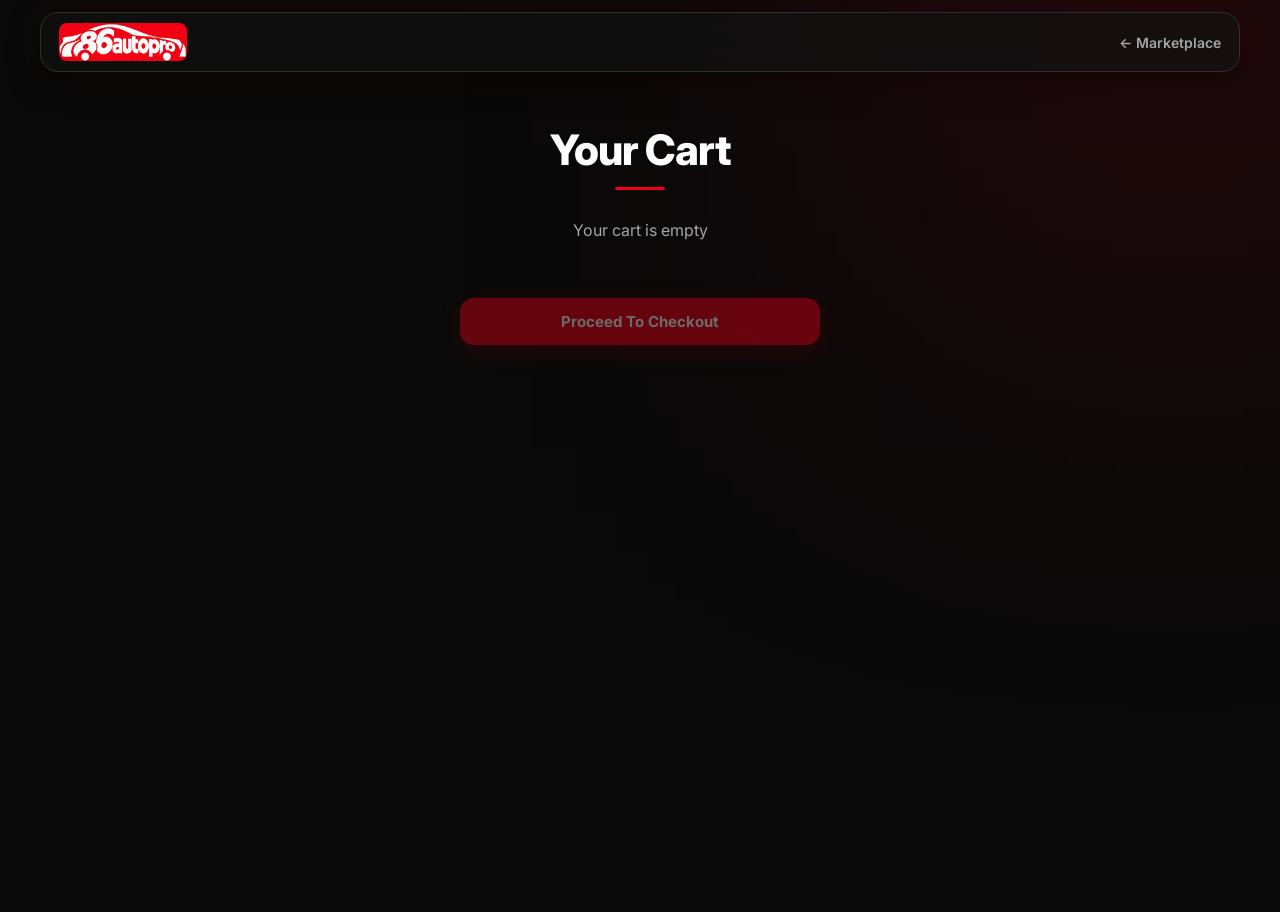
<file: cart.html>
<!DOCTYPE html>
<html lang="en">
<head>
<meta charset="UTF-8">
<title>86AutoPro Cart</title>
<meta name="viewport" content="width=device-width, initial-scale=1.0">
<meta name="theme-color" content="#090909">
<link href="https://fonts.googleapis.com/css2?family=Inter:wght@400;500;600;700;800;900&display=swap" rel="stylesheet">
<link rel="stylesheet" href="brand.css">
<style>
.cart-card{display:flex;gap:18px;align-items:center;padding:14px}
.cart-card img{width:90px;height:160px;object-fit:cover;border-radius:14px}
.cart-card h2{font-size:18px;margin-bottom:6px}
.rm{margin-top:12px;padding:10px 16px;border:1px solid var(--bd);border-radius:12px;background:transparent;color:#fff;font-weight:600;cursor:pointer;transition:.2s}.rm:hover{border-color:var(--red);color:var(--red)}
.total{text-align:center;font-size:26px;font-weight:800;margin:28px 0}
</style>
</head>
<body>
<nav class="nav">
  <a href="index.html" class="logo-crop"><img src="logo.PNG" alt="86AutoPro"></a>
  <div class="nav-links"><a href="index.html">← Marketplace</a></div>
</nav>
<div class="wrap" style="max-width:800px">
  <h1 class="title">Your Cart</h1>
  <div id="cartItems" style="display:grid;gap:16px;margin-top:30px"></div>
  <div class="total" id="cartTotal"></div>
  <button class="btn" id="checkoutButton" onclick="goCheckout()" style="display:block;width:100%;max-width:360px;margin:auto">Proceed To Checkout</button>
</div>

<script>
const cart = JSON.parse(localStorage.getItem("cart")) || [];
const container = document.getElementById("cartItems");
const totalElement = document.getElementById("cartTotal");
const checkoutButton = document.getElementById("checkoutButton");

function parsePrice(value){ return Number(String(value ?? "").replace(/[₹,\s]/g, "")); }

function removeFromCart(id){
  let updatedCart = JSON.parse(localStorage.getItem("cart")) || [];
  updatedCart = updatedCart.filter(car => car.id != id);
  localStorage.setItem("cart", JSON.stringify(updatedCart));
  location.reload();
}

if(cart.length === 0){
  container.innerHTML = '<p class="sub">Your cart is empty</p>';
  checkoutButton.disabled = true;
}else{
  let total = 0, validPrices = true;
  cart.forEach(car => {
    const price = parsePrice(car.price);
    if(!Number.isFinite(price) || price < 0){ validPrices = false; } else { total += price; }

    const card = document.createElement("div");
    card.className = "card cart-card";
    const img = document.createElement("img");
    img.src = car.image || ""; img.alt = car.name || "Car";
    const info = document.createElement("div");
    const title = document.createElement("h2");
    title.textContent = car.name || "Unnamed car";
    const pe = document.createElement("div");
    pe.className = "price"; pe.style.marginBottom = "0";
    pe.textContent = Number.isFinite(price) ? "₹" + price.toLocaleString("en-IN") : "Invalid price";
    const rb = document.createElement("button");
    rb.className = "rm"; rb.textContent = "🗑 Remove";
    rb.onclick = () => removeFromCart(car.id);
    info.append(title, pe, rb);
    card.append(img, info);
    container.appendChild(card);
  });
  if(validPrices){
    totalElement.innerHTML = 'Total: <span style="color:var(--red)">₹' + total.toLocaleString("en-IN") + '</span>';
  }else{
    totalElement.textContent = "Please check the price of your car.";
    checkoutButton.disabled = true;
  }
}

function goCheckout(){
  const currentCart = JSON.parse(localStorage.getItem("cart")) || [];
  if(currentCart.length === 0) return;
  const names = currentCart.map(car => car.name).join(", ");
  const total = currentCart.reduce((sum, car) => {
    const price = parsePrice(car.price);
    if(!Number.isFinite(price) || price < 0) throw new Error("Invalid car price");
    return sum + price;
  }, 0);
  const owner = currentCart[0]?.owner || "r3y";
  const params = new URLSearchParams({ cars: names, total: String(total), owner: owner });
  window.location.href = "order.html?" + params.toString();
}
</script>
</body>
</html>
</file>
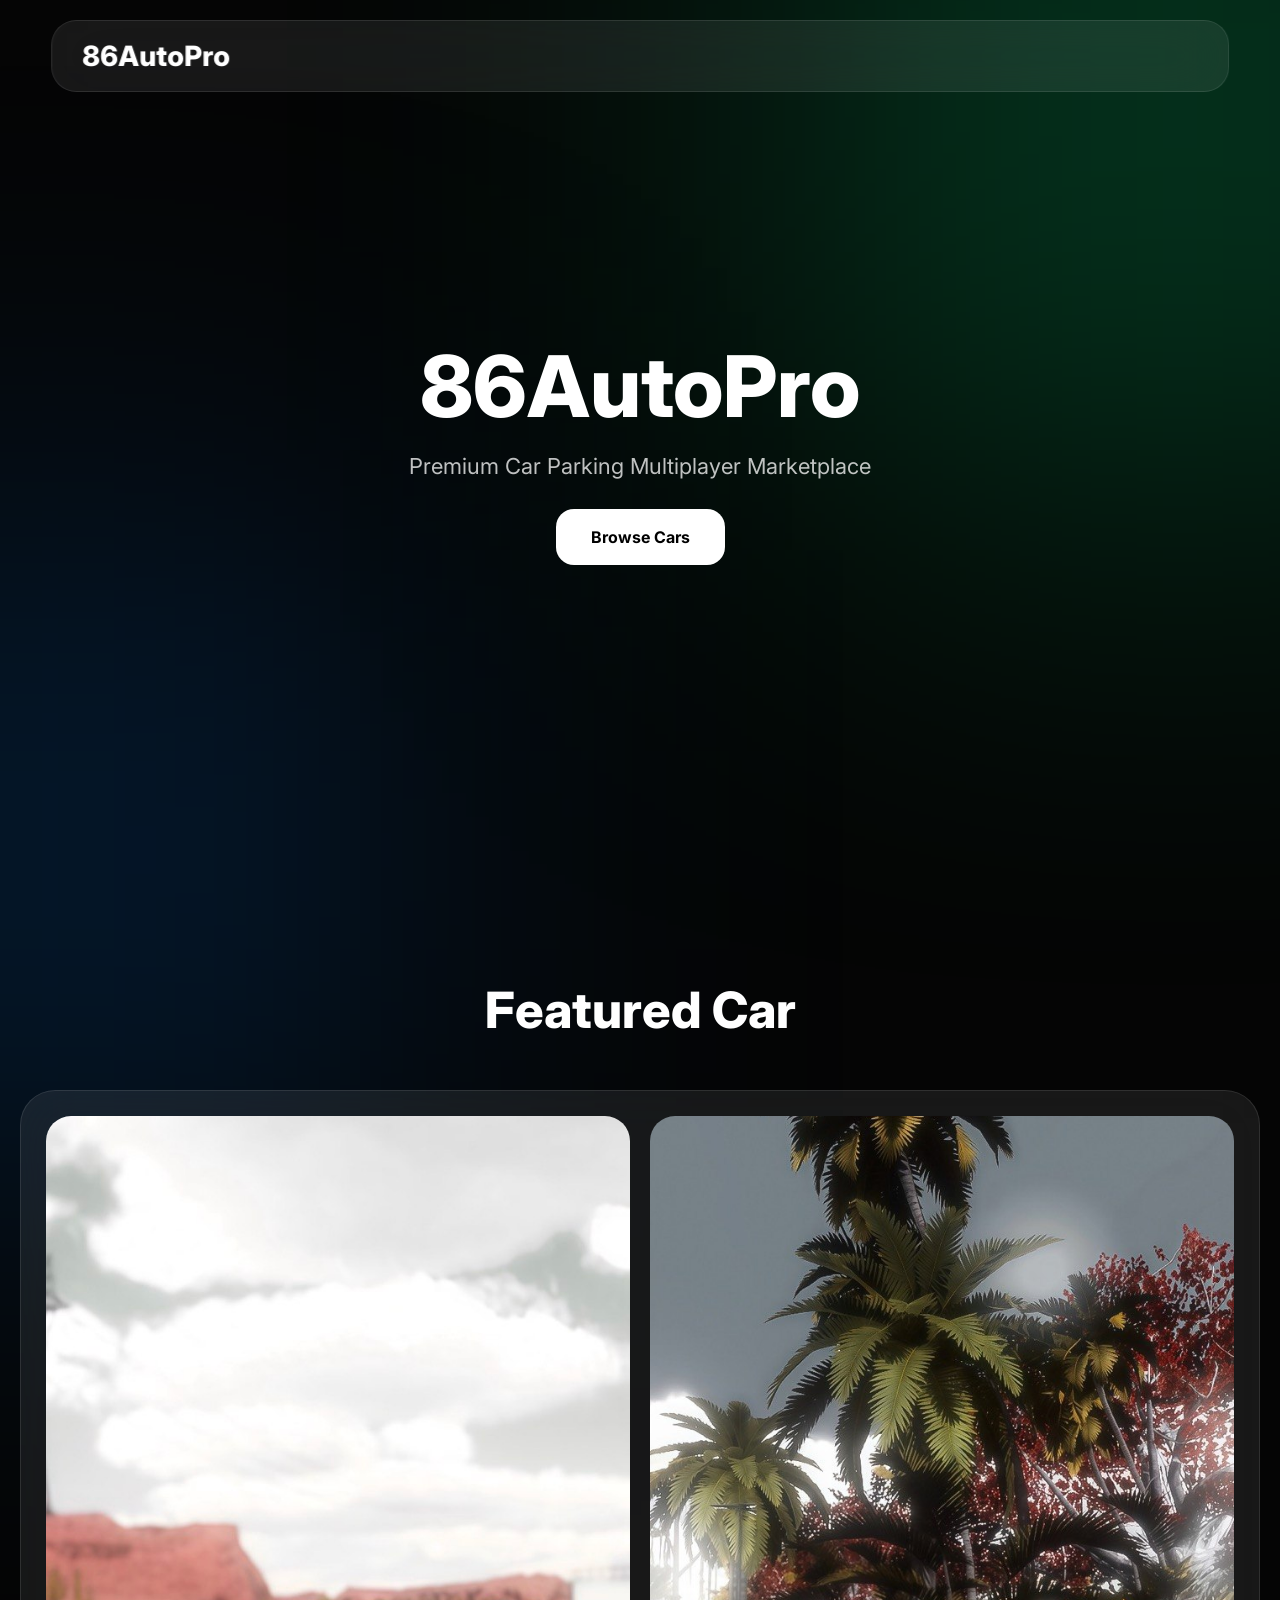
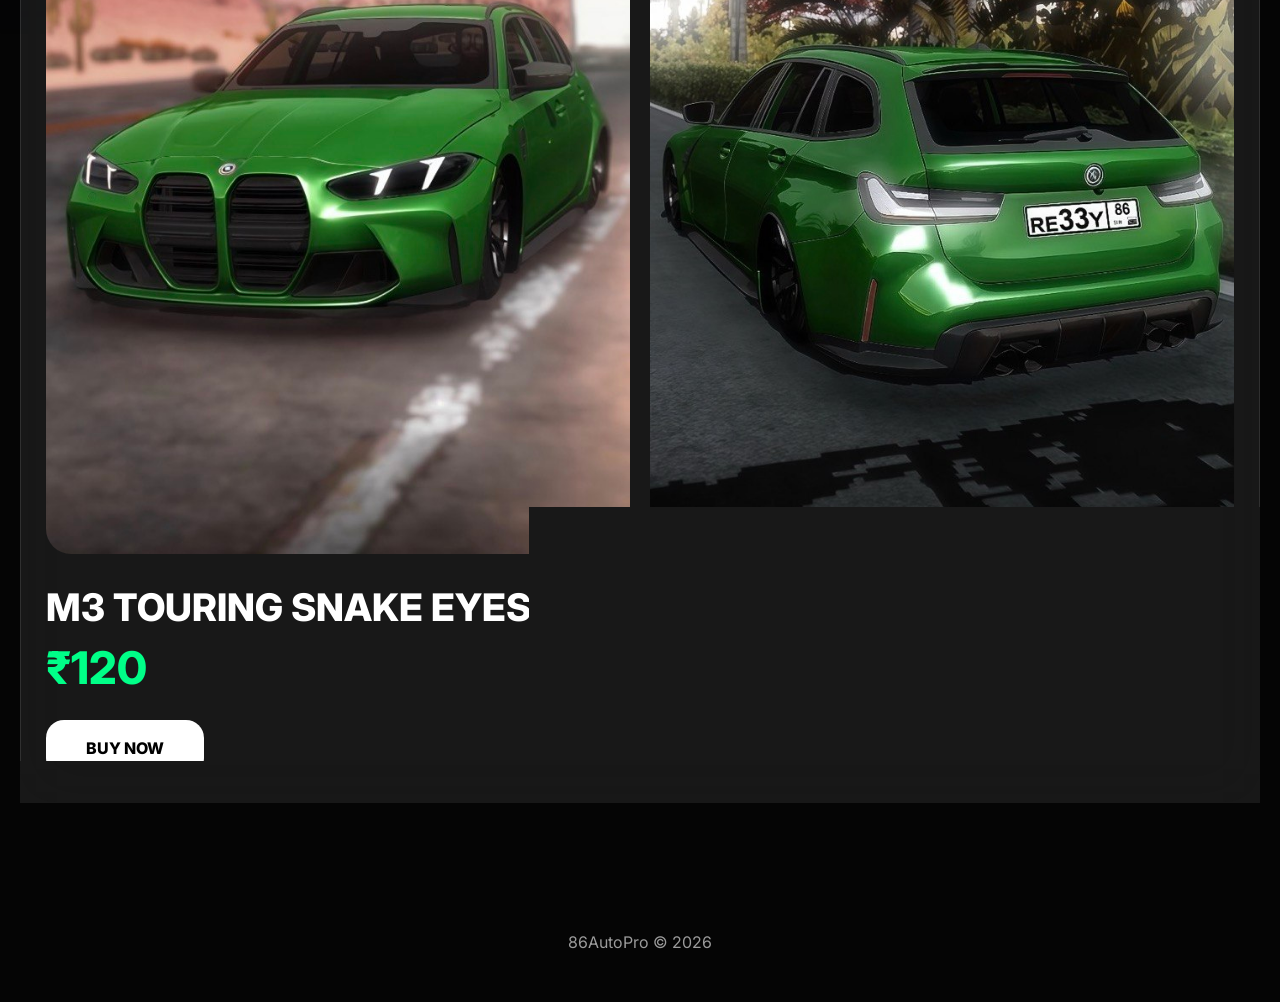
<file: index.html.html>
<!DOCTYPE html>
<html lang="en">
<head>
<meta charset="UTF-8">
<meta name="viewport" content="width=device-width, initial-scale=1.0">
<title>86AutoPro</title>

<link href="https://fonts.googleapis.com/css2?family=Inter:wght@300;400;500;600;700;800&display=swap" rel="stylesheet">

<style>

*{
margin:0;
padding:0;
box-sizing:border-box;
font-family:'Inter',sans-serif;
}

html{
scroll-behavior:smooth;
}

body{
background:#050505;
color:white;
overflow-x:hidden;
min-height:100vh;
}

body::before{
content:'';
position:fixed;
width:700px;
height:700px;
background:#00ff8840;
filter:blur(220px);
top:-250px;
right:-250px;
z-index:-1;
}

body::after{
content:'';
position:fixed;
width:600px;
height:600px;
background:#0071e340;
filter:blur(200px);
bottom:-250px;
left:-250px;
z-index:-1;
}

.navbar{
position:fixed;
top:20px;
left:50%;
transform:translateX(-50%);
width:92%;
max-width:1300px;
padding:18px 30px;
background:rgba(255,255,255,.08);
backdrop-filter:blur(30px);
border:1px solid rgba(255,255,255,.1);
border-radius:25px;
display:flex;
justify-content:space-between;
align-items:center;
z-index:1000;
}

.logo{
font-size:28px;
font-weight:800;
}

.hero{
min-height:100vh;
display:flex;
justify-content:center;
align-items:center;
text-align:center;
padding:120px 20px;
}

.hero h1{
font-size:85px;
font-weight:800;
margin-bottom:15px;
}

.hero p{
font-size:22px;
opacity:.75;
margin-bottom:30px;
}

.btn{
display:inline-block;
padding:18px 35px;
background:white;
color:black;
text-decoration:none;
font-weight:700;
border-radius:18px;
transition:.3s;
}

.btn:hover{
transform:translateY(-5px);
}

.section{
max-width:1300px;
margin:auto;
padding:80px 20px;
}

.title{
font-size:50px;
font-weight:800;
text-align:center;
margin-bottom:50px;
}

.car-card{
background:rgba(255,255,255,.08);
backdrop-filter:blur(30px);
border:1px solid rgba(255,255,255,.1);
border-radius:35px;
padding:25px;
}

.gallery{
display:grid;
grid-template-columns:1fr 1fr;
gap:20px;
margin-bottom:30px;
}

.gallery img{
width:100%;
aspect-ratio:9/16;
object-fit:cover;
border-radius:25px;
display:block;
}

.car-name{
font-size:38px;
font-weight:800;
margin-bottom:10px;
}

.price{
font-size:45px;
font-weight:800;
color:#00ff88;
margin-bottom:25px;
}

.buy-btn{
display:inline-block;
padding:18px 40px;
background:white;
color:black;
text-decoration:none;
font-weight:800;
border-radius:18px;
}

.buy-btn:hover{
transform:translateY(-5px);
}

.footer{
padding:50px;
text-align:center;
opacity:.6;
}

@media(max-width:768px){

.hero h1{
font-size:55px;
}

.hero p{
font-size:18px;
}

.gallery{
grid-template-columns:1fr;
}

.gallery img{
aspect-ratio:9/16;
}

.car-name{
font-size:28px;
}

.price{
font-size:35px;
}

}

</style>
</head>
<body>

<nav class="navbar">
<div class="logo">86AutoPro</div>
</nav>

<section class="hero">

<div>

<h1>86AutoPro</h1>

<p>Premium Car Parking Multiplayer Marketplace</p>

<a href="#cars" class="btn">
Browse Cars
</a>

</div>

</section>

<section id="cars" class="section">

<h2 class="title">
Featured Car
</h2>

<div class="car-card">

<div class="gallery">

<img src="m3-front.jpg" alt="BMW Front">

<img src="m3-back.jpg" alt="BMW Rear">

</div>

<h2 class="car-name">
M3 TOURING SNAKE EYES
</h2>

<div class="price">
₹120
</div>

<a
href="https://tally.so/r/Y56RNB"
target="_blank"
class="buy-btn">
BUY NOW
</a>

</div>

</section>

<footer class="footer">
86AutoPro © 2026
</footer>

</body>
</html>
</file>
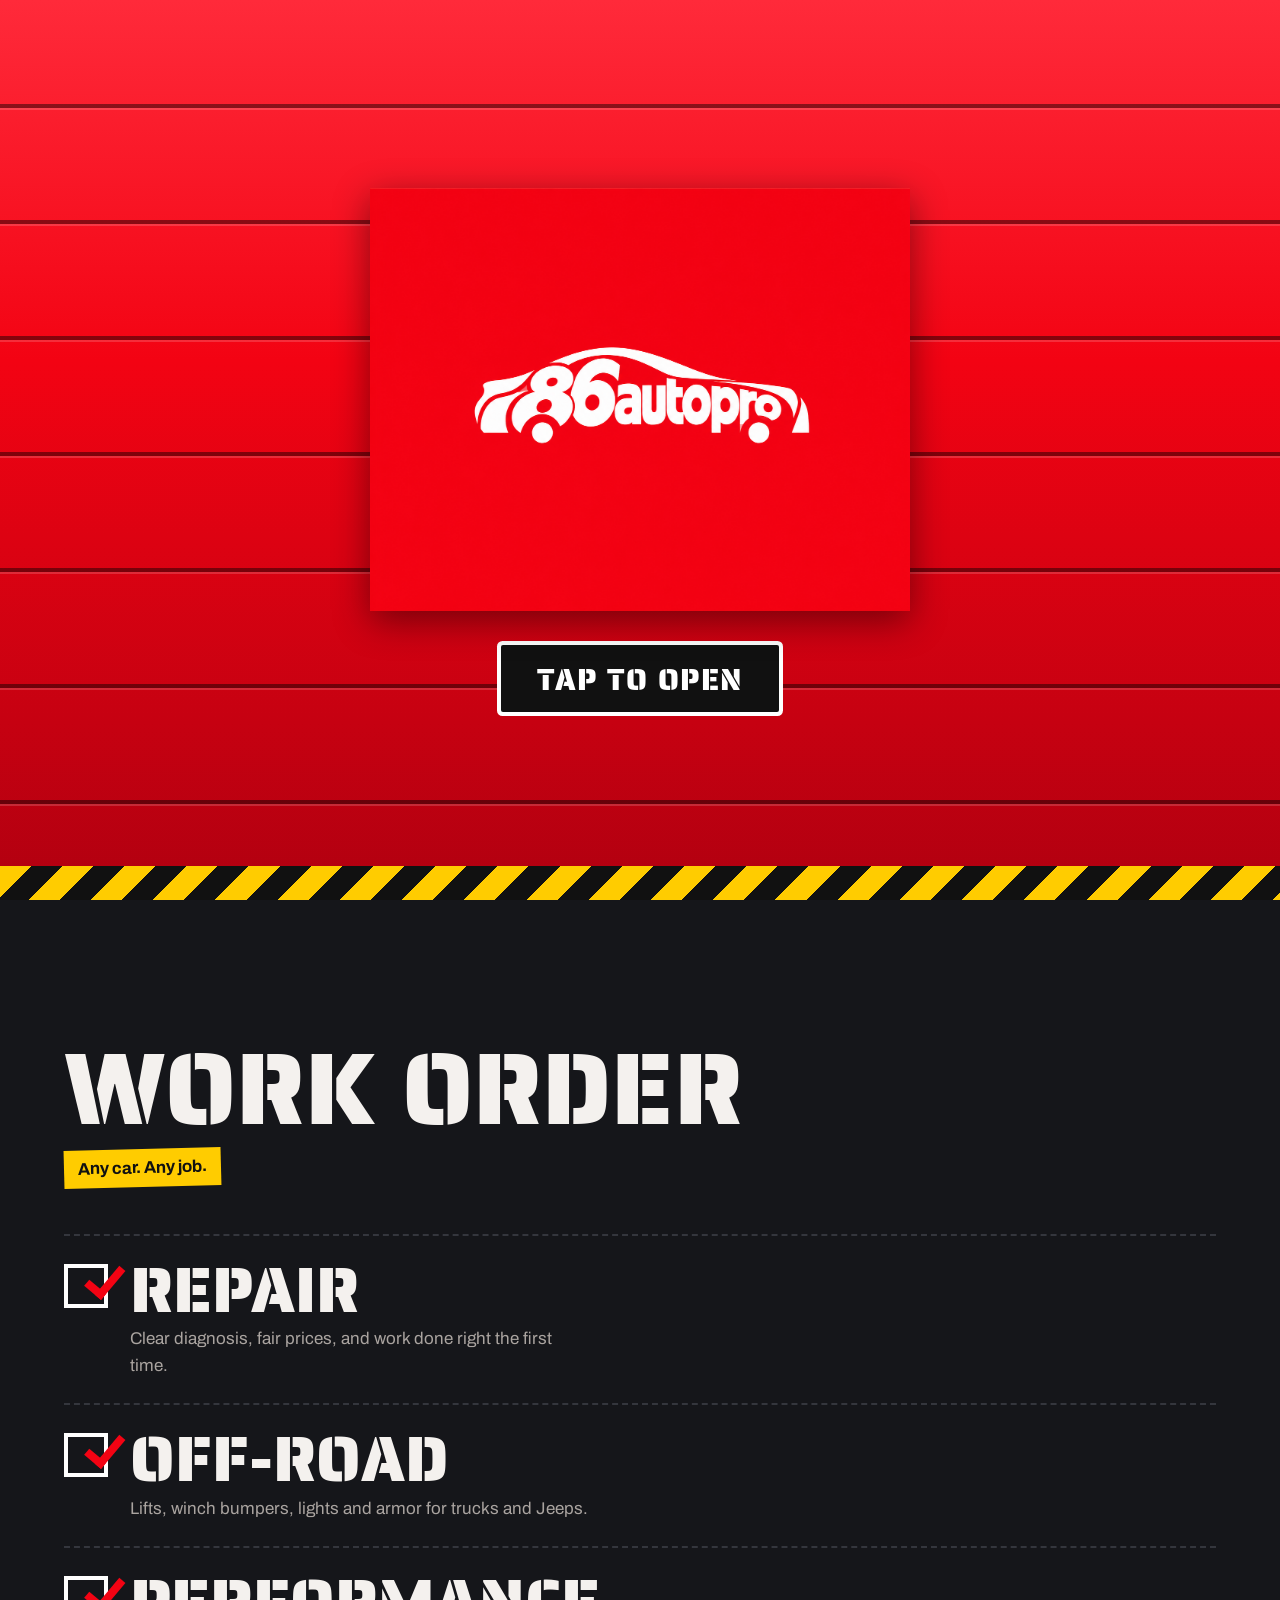
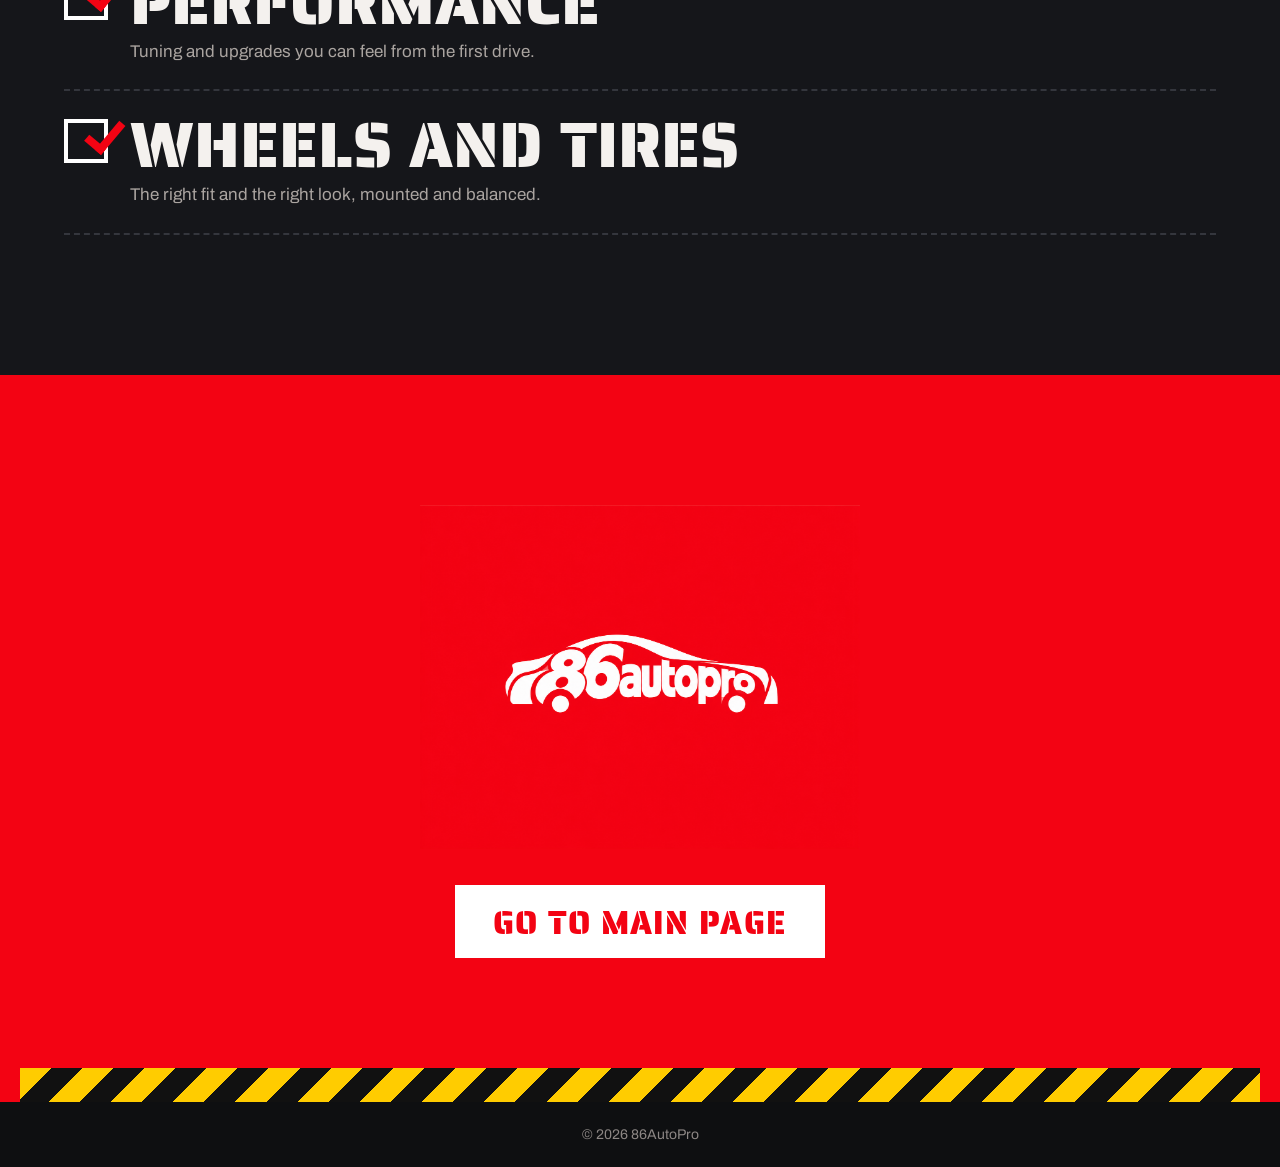
<file: landing.html>
<!DOCTYPE html>
<html lang="en"><head><meta charset="utf-8">
<meta name="viewport" content="width=device-width, initial-scale=1, viewport-fit=cover">
<title>86AutoPro</title>
<link rel="stylesheet" href="https://fonts.googleapis.com/css2?family=Saira+Stencil+One&family=Archivo:wght@400;500;700&display=swap">
<style>
:root{--red:#f30313;--ink:#0e0f11;--yel:#ffcc00;color-scheme:dark}
*{box-sizing:border-box;margin:0}
html{scroll-behavior:smooth}
body{background:var(--ink);color:#f4f1ee;font:400 17px/1.55 Archivo,system-ui,sans-serif;overflow-x:hidden}
h1,h2,h3,.btn{font-family:"Saira Stencil One",Impact,"Arial Narrow",sans-serif;font-weight:400;text-transform:uppercase;line-height:.95}
.stage{position:relative;height:100svh;min-height:580px;overflow:hidden;isolation:isolate}
.stage>img.bg{position:absolute;inset:0;width:100%;height:100%;object-fit:cover;object-position:50% 82%;z-index:-2;transform:scale(1.18);transition:transform 3s cubic-bezier(.2,.7,.2,1)}
.open>img.bg{transform:none}
.stage::before{content:"";position:absolute;inset:0;z-index:-1;background:radial-gradient(60% 70% at 50% 0,rgba(255,240,210,.35),transparent 70%),linear-gradient(0deg,rgba(14,15,17,.92),transparent 55%),linear-gradient(90deg,rgba(14,15,17,.75),transparent 65%)}
.content{height:100%;display:flex;flex-direction:column;justify-content:space-between;padding:calc(26px + env(safe-area-inset-top,0px)) clamp(20px,5vw,64px) calc(44px + env(safe-area-inset-bottom,0px));opacity:0;transform:translateY(24px);transition:opacity .9s .8s,transform .9s .8s}
.open .content{opacity:1;transform:none}
.content .logo{width:clamp(130px,15vw,200px)}
h1{font-size:clamp(64px,13vw,200px);letter-spacing:.01em;text-shadow:0 6px 40px rgba(0,0,0,.6)}
h1 b{display:block;font-weight:400;color:var(--red)}
.lede{max-width:40ch;margin:18px 0 28px;color:#eee6e2;font-size:19px}
.btn{display:inline-flex;align-items:center;gap:14px;background:var(--red);color:#fff;text-decoration:none;font-size:clamp(24px,3vw,32px);letter-spacing:.04em;line-height:1;padding:22px 38px 19px;transition:background .2s,color .2s,transform .2s}
.btn:hover{background:#fff;color:var(--red);transform:translateX(8px)}
.btn:focus-visible{outline:3px solid #fff;outline-offset:5px}
.door{position:absolute;inset:0;z-index:5;display:flex;flex-direction:column;align-items:center;justify-content:center;
  background:repeating-linear-gradient(180deg,transparent 0 104px,rgba(0,0,0,.45) 104px 108px,rgba(255,255,255,.16) 108px 110px,transparent 110px 116px),linear-gradient(180deg,#ff2a3a,var(--red) 40%,#b00010);box-shadow:0 30px 60px rgba(0,0,0,.6)}
.door img{width:min(540px,74%);filter:drop-shadow(0 10px 18px rgba(0,0,0,.45))}
.bar{position:absolute;left:0;right:0;bottom:0;height:34px;background:repeating-linear-gradient(135deg,var(--yel) 0 22px,#111 22px 44px)}
.pull{margin-top:34px;display:inline-block;background:#111;color:#fff;border:0;cursor:pointer;font:400 clamp(22px,3vw,30px)/1 "Saira Stencil One",Impact,sans-serif;text-transform:uppercase;letter-spacing:.05em;padding:20px 36px 17px;border-radius:2px;box-shadow:0 0 0 4px #fff;animation:nudge 1.4s ease-in-out infinite}
.pull:hover{background:#fff;color:#111}
.pull:focus-visible{outline:3px solid var(--yel);outline-offset:6px}
@keyframes nudge{50%{translate:0 -8px}}
.open .door{animation:lift 1.9s cubic-bezier(.6,0,.25,1) forwards}
@keyframes lift{0%{transform:none}9%{transform:translateY(12px)}100%{transform:translateY(-104%)}}
.done .door{display:none}
.order{padding:clamp(70px,11vw,140px) clamp(20px,5vw,64px);background:#15161a}
.order h2{font-size:clamp(44px,8vw,120px);margin-bottom:12px}
.tag{display:inline-block;background:var(--yel);color:#111;font-weight:700;padding:6px 14px;margin-bottom:46px;transform:rotate(-1.5deg)}
.row{display:grid;grid-template-columns:auto 1fr;gap:6px 22px;align-items:start;padding:24px 0;border-top:2px dashed #34363d}
.row:last-child{border-bottom:2px dashed #34363d}
.chk{width:44px;height:44px;border:4px solid #fff;position:relative;margin-top:4px}
.chk::after{content:"";position:absolute;left:11px;top:-6px;width:14px;height:30px;border:solid var(--red);border-width:0 8px 8px 0;transform:rotate(40deg) scale(0);transform-origin:bottom right;transition:transform .35s cubic-bezier(.3,1.8,.5,1)}
.row.on .chk::after{transform:rotate(40deg) scale(1)}
.row h3{font-size:clamp(32px,5vw,64px)}
.row p{grid-column:2;color:#aaa4a0;max-width:46ch}
.final{background:var(--red);text-align:center;padding:clamp(70px,11vw,130px) 20px 0;position:relative}
.final img{width:min(440px,72%);margin:0 auto 36px;display:block}
.final .btn{background:#fff;color:var(--red)}
.final .btn:hover{background:#111;color:#fff}
.final .bar{position:relative;display:block;margin-top:clamp(60px,9vw,110px)}
footer{padding:22px;text-align:center;color:#8d8785;font-size:14px}
@media(max-width:700px){.stage>img.bg{object-position:60% 82%}}
@media(prefers-reduced-motion:reduce){*{animation:none!important;transition:none!important}.door{display:none}.content{opacity:1;transform:none}.stage>img.bg{transform:none}}
</style></head>
<body>
<header class="stage" id="stage">
  <img class="bg" src="car.PNG" alt="Lifted Jeep with a winch bumper">
  <div class="content">
    <img class="logo" src="logo.PNG" alt="86AutoPro">
    <div>
      <h1>Welcome<b>in.</b></h1>
      <p class="lede">86AutoPro builds, tunes and repairs the cars people love to drive. The garage is open.</p>
      <a class="btn" href="https://r3ygit.github.io/86AutoPro/index.html">Enter 86AutoPro <svg width="26" height="26" viewBox="0 0 24 24" fill="none" stroke="currentColor" stroke-width="3" aria-hidden="true"><path d="M4 12h16M13 5l7 7-7 7"/></svg></a>
    </div>
  </div>
  <div class="door" id="door">
    <img src="logo.PNG" alt="86AutoPro">
    <button class="pull" id="pull" type="button">Tap to open</button>
    <div class="bar"></div>
  </div>
</header>

<section class="order">
  <h2>Work order</h2>
  <span class="tag">Any car. Any job.</span>
  <div class="row"><span class="chk"></span><h3>Repair</h3><p>Clear diagnosis, fair prices, and work done right the first time.</p></div>
  <div class="row"><span class="chk"></span><h3>Off-road</h3><p>Lifts, winch bumpers, lights and armor for trucks and Jeeps.</p></div>
  <div class="row"><span class="chk"></span><h3>Performance</h3><p>Tuning and upgrades you can feel from the first drive.</p></div>
  <div class="row"><span class="chk"></span><h3>Wheels and tires</h3><p>The right fit and the right look, mounted and balanced.</p></div>
</section>

<div class="final"><img src="logo.PNG" alt="86AutoPro"><a class="btn" href="https://r3ygit.github.io/86AutoPro/index.html">Go to main page</a><div class="bar"></div></div>
<footer>&copy; 2026 86AutoPro</footer>

<script>
(function(){
  var s=document.getElementById('stage'),d=document.getElementById('door'),opened=false;
  function open(){
    if(opened)return;opened=true;s.classList.add('open');
    d.addEventListener('animationend',function(){s.classList.add('done')});
    setTimeout(function(){s.classList.add('done')},2200);
  }
  document.getElementById('pull').addEventListener('click',open);
  d.addEventListener('click',open);
  setTimeout(open,4200);
  if(matchMedia('(prefers-reduced-motion:reduce)').matches)open();
  var rows=document.querySelectorAll('.row');
  if('IntersectionObserver' in window){
    var io=new IntersectionObserver(function(es){es.forEach(function(e){if(e.isIntersecting){var r=e.target;setTimeout(function(){r.classList.add('on')},150);io.unobserve(r)}})},{threshold:.6});
    rows.forEach(function(r){io.observe(r)});
  }else rows.forEach(function(r){r.classList.add('on')});
})();
</script>
</body></html>
</file>
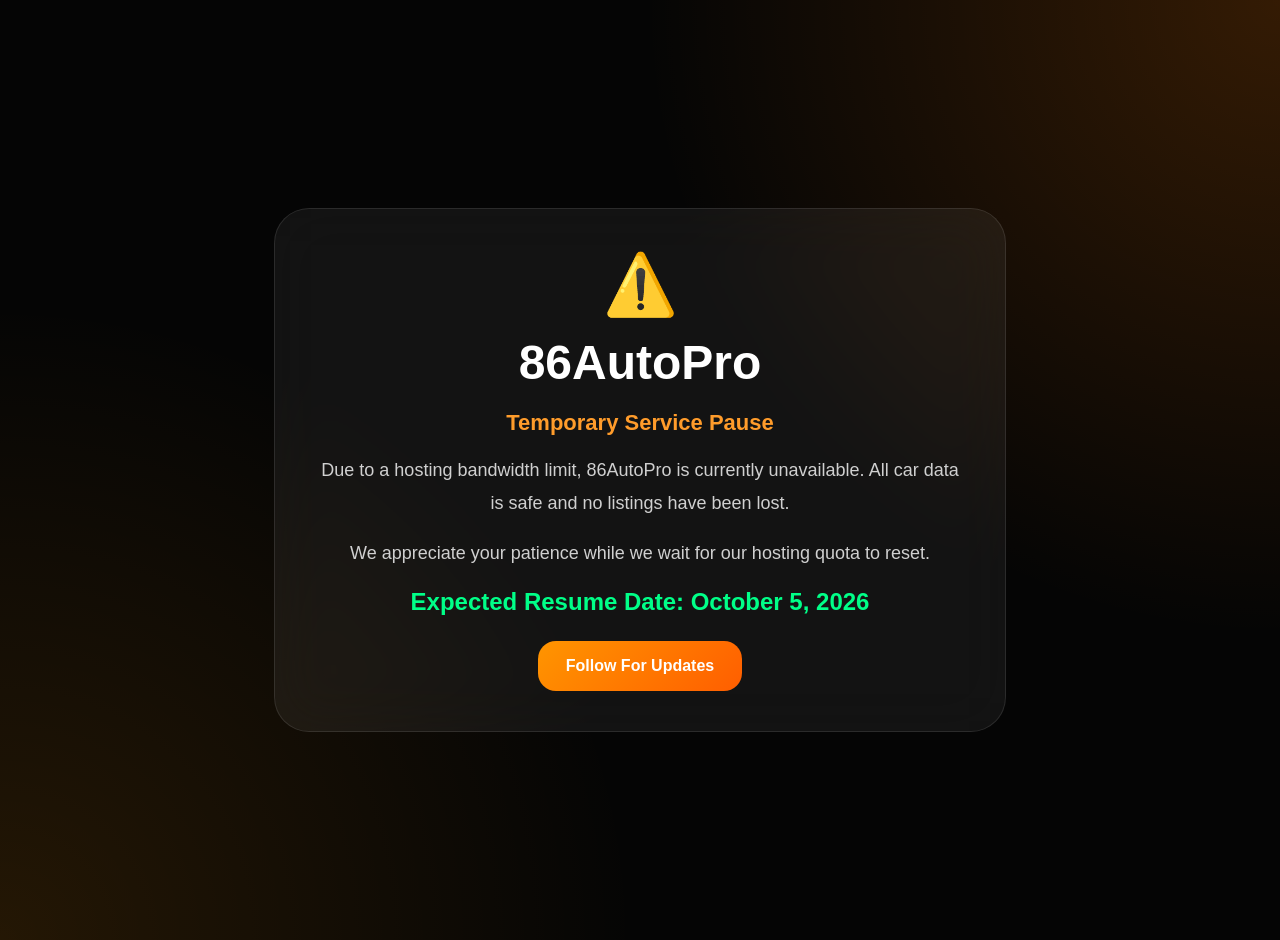
<file: maintenance.html>
<!DOCTYPE html>
<html>
<head>
<meta charset="UTF-8">
<meta name="viewport" content="width=device-width, initial-scale=1.0">
<title>86AutoPro Maintenance</title>

<style>
body{
margin:0;
min-height:100vh;
display:flex;
justify-content:center;
align-items:center;
background:
radial-gradient(circle at top right,#ff7a0030,transparent 40%),
radial-gradient(circle at bottom left,#ff950020,transparent 40%),
#050505;
font-family:Inter,sans-serif;
color:white;
padding:20px;
}

.card{
max-width:650px;
width:100%;
text-align:center;

background:rgba(255,255,255,.06);
backdrop-filter:blur(30px);

border:1px solid rgba(255,255,255,.1);
border-radius:35px;

padding:40px;
}

.logo{
font-size:60px;
margin-bottom:15px;
}

h1{
font-size:48px;
margin:0;
}

.status{
margin-top:20px;
font-size:22px;
font-weight:700;
color:#ff9c2b;
}

p{
font-size:18px;
line-height:1.8;
color:#d0d0d0;
}

.date{
font-size:24px;
font-weight:800;
color:#00ff88;
margin-top:15px;
}

.btn{
display:inline-block;
margin-top:25px;
padding:16px 28px;
border-radius:18px;
background:linear-gradient(135deg,#ff9500,#ff5e00);
color:white;
text-decoration:none;
font-weight:700;
}
</style>
</head>
<body>

<div class="card">

<div class="logo">⚠️</div>

<h1>86AutoPro</h1>

<div class="status">
Temporary Service Pause
</div>

<p>
Due to a hosting bandwidth limit, 86AutoPro is currently unavailable.
All car data is safe and no listings have been lost.
</p>

<p>
We appreciate your patience while we wait for our hosting quota to reset.
</p>

<div class="date">
Expected Resume Date: October 5, 2026
</div>

<a href="https://www.instagram.com/r3ycpm" class="btn">
Follow For Updates
</a>

</div>

</body>
</html>
</file>
<file: brand.css>
:root{--bg:#090909;--bg2:#121212;--card:#191919;--red:#F00018;--red2:#c70014;--txt:#fff;--mut:#A5A5A5;--bd:#303030}
*{margin:0;padding:0;box-sizing:border-box}
html{scroll-behavior:smooth}
body{font-family:'Inter',system-ui,sans-serif;background:var(--bg);color:var(--txt);min-height:100vh;overflow-x:hidden;animation:fade .6s ease}
body::before{content:'';position:fixed;width:600px;height:600px;top:-300px;right:-200px;background:rgba(240,0,24,.12);filter:blur(180px);z-index:-1}
@keyframes fade{from{opacity:0;transform:translateY(10px)}to{opacity:1;transform:none}}
a{color:inherit}
.logo-crop{position:relative;width:128px;aspect-ratio:890/265;overflow:hidden;border-radius:8px;flex-shrink:0;display:block}
.logo-crop img{position:absolute;width:159.3%;max-width:none;left:-30.3%;top:-154.7%}
.logo-full{width:100%;max-width:440px;border-radius:20px;display:block;margin:0 auto;box-shadow:0 0 80px rgba(240,0,24,.28)}
/* hero lockup: 86AutoPro x AZ Vinylz */
.lockup{display:flex;align-items:center;justify-content:center;gap:20px;flex-wrap:nowrap}
.lockup img{height:130px;width:auto;border-radius:20px;display:block;box-shadow:0 0 60px rgba(240,0,24,.28)}
.lockup .x{color:var(--red);font-size:40px;font-weight:800;line-height:1;text-shadow:0 0 20px rgba(240,0,24,.6)}
.nav{position:sticky;top:12px;z-index:100;max-width:1200px;margin:12px auto;padding:10px 18px;display:flex;align-items:center;justify-content:space-between;background:rgba(18,18,18,.7);backdrop-filter:blur(24px);-webkit-backdrop-filter:blur(24px);border:1px solid var(--bd);border-radius:18px;box-shadow:0 8px 30px rgba(0,0,0,.5),0 0 40px rgba(240,0,24,.08)}
.nav-links{display:flex;gap:18px;align-items:center;font-weight:600;font-size:14px}
.nav-links a{text-decoration:none;color:var(--mut);transition:.25s}.nav-links a:hover{color:#fff}
.btn,.buy-btn{display:inline-block;padding:14px 26px;background:var(--red);color:#fff;border:0;border-radius:14px;font:700 15px 'Inter',sans-serif;text-decoration:none;cursor:pointer;transition:.3s;box-shadow:0 6px 24px rgba(240,0,24,.35);text-align:center}
.btn:hover,.buy-btn:hover{transform:translateY(-3px);background:#ff1a30;box-shadow:0 10px 34px rgba(240,0,24,.5)}
.btn:disabled{opacity:.4;cursor:not-allowed;transform:none}
.btn-ghost{background:transparent;border:1px solid var(--bd);box-shadow:none}.btn-ghost:hover{background:var(--card);border-color:var(--red);box-shadow:none}
.wrap{max-width:1200px;margin:auto;padding:40px 20px}
.title{font-size:clamp(26px,5vw,42px);font-weight:800;text-align:center;letter-spacing:-1px;margin-bottom:8px}
.sub{text-align:center;color:var(--mut);margin-bottom:30px}
.title::after{content:'';display:block;width:50px;height:3px;background:var(--red);margin:12px auto 0;border-radius:3px}
.hero{text-align:center;padding:70px 20px 50px}
.hero h1{font-size:clamp(40px,8vw,80px);font-weight:900;letter-spacing:-3px;line-height:1;margin:28px 0 12px}
.hero p{color:var(--mut);font-size:18px}
.eyebrow{display:inline-block;padding:7px 16px;border:1px solid rgba(240,0,24,.5);background:rgba(240,0,24,.1);border-radius:999px;font-size:12px;font-weight:700;letter-spacing:2px;margin-top:26px}
.hero-actions{display:flex;gap:12px;justify-content:center;flex-wrap:wrap;margin-top:28px}
.grid{display:grid;grid-template-columns:repeat(auto-fill,minmax(250px,1fr));gap:22px}
.stats{display:grid;grid-template-columns:repeat(3,1fr);gap:16px;text-align:center}
.card,.car-card{background:var(--card);border:1px solid var(--bd);border-radius:22px;padding:12px;position:relative;overflow:hidden;transition:.35s}
.car-card{cursor:pointer}.car-card:hover{transform:translateY(-6px);border-color:rgba(240,0,24,.6);box-shadow:0 18px 50px rgba(240,0,24,.14)}
.stats .card{padding:24px}.stats h2{font-size:34px;color:var(--red)}.stats p{color:var(--mut);font-size:14px}
.main-car-image{width:100%;aspect-ratio:9/16;object-fit:cover;border-radius:16px;display:block;margin-bottom:14px;background:var(--bg2)}
.car-info{padding:0 6px 6px}.car-name{font-size:19px;font-weight:700;margin-bottom:6px}
.price{font-size:24px;font-weight:800;color:#fff;margin-bottom:14px}.car-info .btn{width:100%;padding:12px}
.status-badge,.company-badge{position:absolute;right:22px;padding:6px 12px;border-radius:999px;font-size:11px;font-weight:800;letter-spacing:.5px;z-index:5;backdrop-filter:blur(10px)}
.status-badge{top:22px}.company-badge{top:58px;background:rgba(9,9,9,.85);border:1px solid var(--red);color:#fff}
.available{background:rgba(22,163,74,.92)}.sold{background:var(--red)}
.tools{display:flex;gap:12px;flex-wrap:wrap;justify-content:center;margin-bottom:24px}
.pill{padding:11px 22px;border:1px solid var(--bd);border-radius:999px;background:var(--card);color:#fff;font:600 14px 'Inter';cursor:pointer;transition:.25s}
.pill:hover{border-color:var(--red)}.pill.active{background:var(--red);border-color:var(--red);box-shadow:0 4px 20px rgba(240,0,24,.4)}
input[type=text],input:not([type]),.field{width:100%;padding:16px;background:var(--bg2);border:1px solid var(--bd);border-radius:14px;color:#fff;font:500 16px 'Inter';margin:8px 0;transition:.25s}
input:focus{outline:none;border-color:var(--red);box-shadow:0 0 0 3px rgba(240,0,24,.2)}
.loading{grid-column:1/-1;text-align:center;color:var(--mut);padding:40px}
.marquee{overflow:hidden;mask-image:linear-gradient(90deg,transparent,#000 10%,#000 90%,transparent);-webkit-mask-image:linear-gradient(90deg,transparent,#000 10%,#000 90%,transparent)}
.track{display:flex;gap:20px;width:max-content;animation:scroll 35s linear infinite}.marquee:hover .track{animation-play-state:paused}
@keyframes scroll{to{transform:translateX(-50%)}}
.garage{flex:0 0 160px;padding:18px;text-align:center;background:var(--card);border:1px solid var(--bd);border-radius:20px}
.garage img{width:80px;height:80px;object-fit:contain;border-radius:14px;margin-bottom:10px}.garage span{font-weight:700;font-size:13px}
.reviews{display:grid;grid-template-columns:repeat(auto-fit,minmax(260px,1fr));gap:20px}
.reviews .card{padding:26px}.reviews p{color:var(--mut);line-height:1.7;margin:12px 0}
.footer{border-top:1px solid var(--bd);background:var(--bg2);padding:44px 20px;text-align:center;color:var(--mut);margin-top:40px}
.footer .logo-crop{margin:0 auto 14px}
#loadingScreen{position:fixed;inset:0;z-index:999999;display:none;align-items:center;justify-content:center;background:radial-gradient(ellipse at 50% 40%,#2a0006,#090909 70%);transition:opacity .5s}
#loadingScreen.active{display:flex}#loadingScreen.fade-out{opacity:0;pointer-events:none}
.loader-content{width:min(86%,380px);text-align:center}
.loader-track{height:3px;margin:30px 0 16px;background:var(--bd);border-radius:9px;overflow:hidden}
.loader-progress{width:35%;height:100%;background:var(--red);box-shadow:0 0 14px var(--red);animation:lp 1.6s ease-in-out infinite}
@keyframes lp{from{transform:translateX(-110%)}to{transform:translateX(310%)}}
.loader-status{color:var(--red);font-size:11px;letter-spacing:3px;font-weight:700}
.loader-message{margin-top:16px;color:var(--mut);font-size:13px;line-height:1.7}
.back{display:inline-block;margin-bottom:18px;color:var(--red);text-decoration:none;font-weight:700}
.panel{background:var(--card);border:1px solid var(--bd);border-radius:22px;padding:24px;margin:22px 0}
.panel h3{color:var(--red);margin-bottom:8px;font-size:15px;letter-spacing:1px;text-transform:uppercase}
.thumbs{display:flex;gap:10px;justify-content:center}.thumbs img{width:80px;height:142px;object-fit:cover;border-radius:12px;cursor:pointer;border:2px solid transparent;transition:.2s}.thumbs img:hover{border-color:var(--red)}
.actions{display:flex;gap:10px;flex-wrap:wrap}
@media(max-width:640px){.grid{grid-template-columns:repeat(2,1fr);gap:12px}.car-name{font-size:15px}.price{font-size:18px}.nav-links .hide-m{display:none}.logo-crop{width:104px}.stats h2{font-size:24px}.hero{padding:40px 16px}.lockup{gap:12px}.lockup img{height:92px}.lockup .x{font-size:30px}}
@media(prefers-reduced-motion:reduce){*{animation:none!important;transition:none!important}}
</file>
